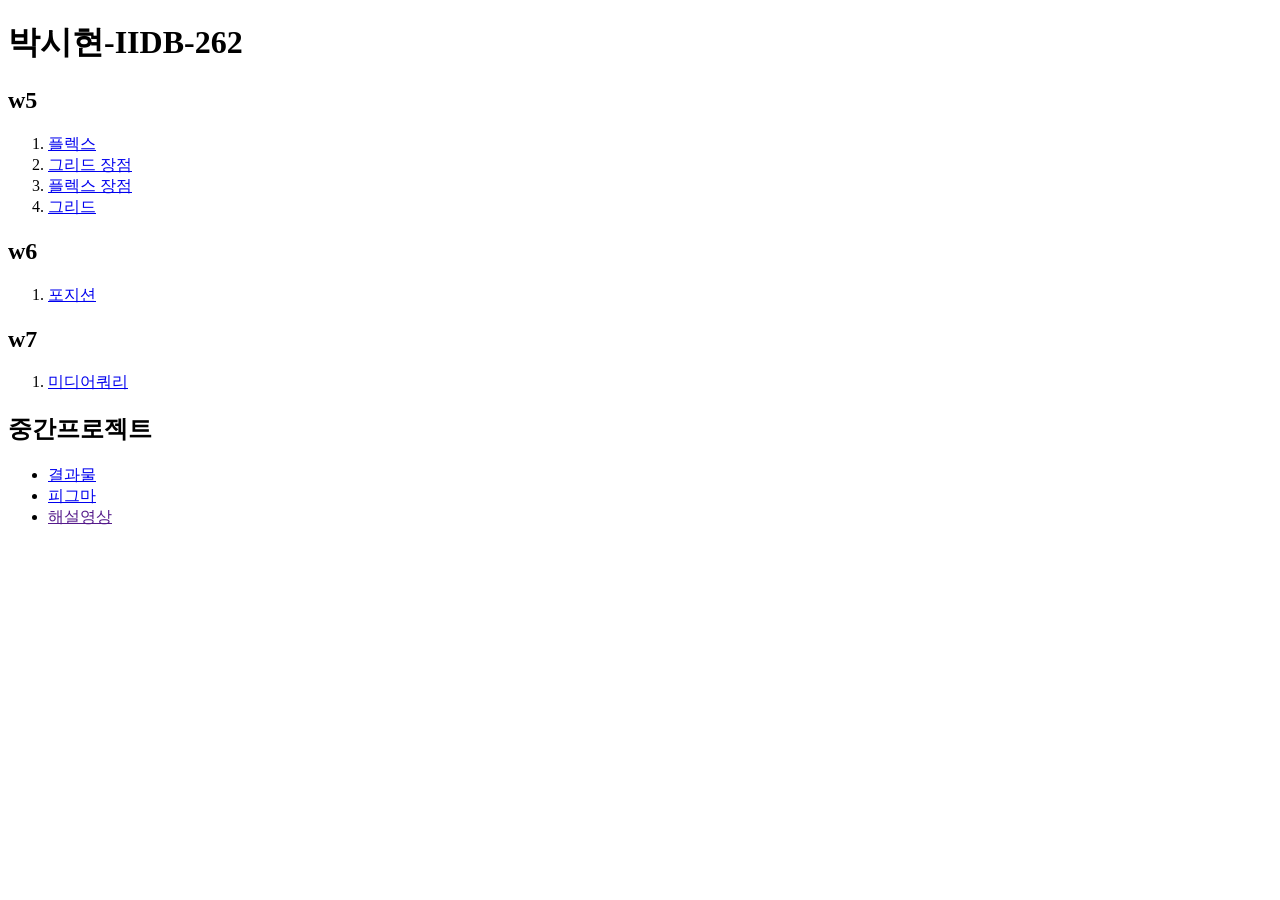
<file: index.html>
<!doctype html>
<html lang="ko">
  <head>
    <meta charset="UTF-8" />
    <meta name="viewport" content="width=device-width, initial-scale=1.0" />
    <title>박시현-IIDB-262</title>
  </head>
  <body>
    <h1>박시현-IIDB-262</h1>
    <h2>w5</h2>
    <ol>
      <li>
        <a href="./src/w5/code1/index.html">플렉스</a>
      </li>
      <li>
        <a href="./src/w5/code2/index.html">그리드 장점</a>
      </li>
      <li>
        <a href="./src/w5/code3/index.html">플렉스 장점</a>
      </li>
      <li>
        <a href="./src/w5/code4/index.html">그리드</a>
      </li>
    </ol>
    <h2>w6</h2>
    <ol>
      <li>
        <a href="./src/w6/code1/index.html">포지션</a>
      </li>
    </ol>
    <h2>w7</h2>
    <ol>
      <li>
        <a href="./src/w7/code1/index.html">미디어쿼리</a>
      </li>
    </ol>
    <h2>중간프로젝트</h2>
    <ul>
      <li><a href="./src/mid/index.html">결과물</a></li>
      <li>
        <a
          href="https://www.figma.com/design/ODWlAp4oT8xY3XxxLWX8gp/%EC%A0%95%EB%B3%B4%EC%A4%91%EA%B0%84%EA%B3%BC%EC%A0%9C?node-id=0-1&t=dIyHZPtLGkKGGuVq-1"
          >피그마</a
        >
      </li>
      <li><a href="">해설영상</a></li>
    </ul>
  </body>
</html>
</file>
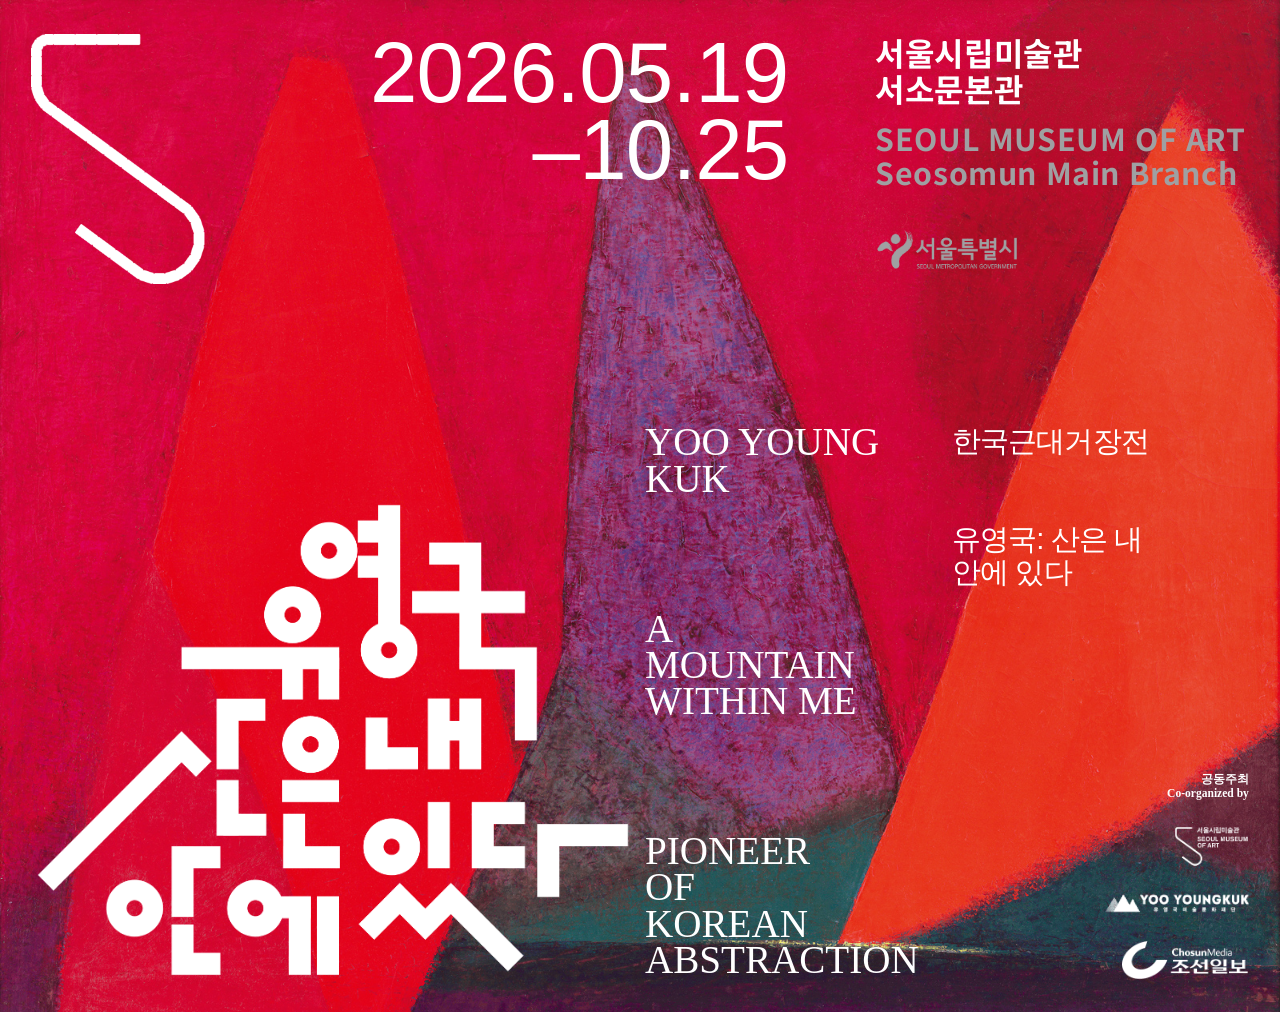
<file: src/mid/index.html>
<!doctype html>
<html lang="ko">
  <head>
    <meta charset="UTF-8" />
    <meta name="viewport" content="width=device-width, initial-scale=1.0" />
    <title>Document</title>
    <link rel="stylesheet" href="./style.css" />
    <!-- Noto Sans KR -->
    <link
      href="https://fonts.googleapis.com/css2?family=Noto+Sans+KR:wght@400;500;700&display=swap"
      rel="stylesheet"
    />
  </head>
  <body>
    <div id="poster">
      <div class="grid">
        <!-- 그림 -->
        <img id="artsize" src="./assets/art.jpg" alt="" />

        <!-- 로고+제목 -->
        <img id="logo" src="./assets/museum_logo.png" alt="" />
        <img id="title" src="./assets/title.png" alt="" />

        <!-- 날짜+장소+서울로고 -->
        <h1 class="date">2026.<wbr />05.<wbr />19<br />–10.25</h1>
        <div class="wrap1">
          <h2 class="place kr">
            서울시립미술관<br />
            서소문본관
          </h2>
          <h2 class="place en">SEOUL MUSEUM OF ART Seosomun Main Branch</h2>
          <img class="seoulsize" src="./assets/seoul_logo.png" alt="" />
        </div>

        <!-- 영어글자 -->
        <div class="wrap2">
          <p class="text first">YOO YOUNG KUK</p>
          <p class="text second">A MOUNTAIN WITHIN ME</p>
          <p class="text">PIONEER<br />OF<br />KOREAN ABSTRACTION</p>
        </div>

        <!-- 한글글자 -->
        <div class="wrap3">
          <p class="text">한국근대거장전</p>
          <p class="text">유영국: 산은 내 안에 있다</p>
        </div>

        <!-- 세부정보 -->
        <div class="wrap4">
          <div class="wrap4-1 first">
            <p class="text">공동주최<br />Co-organized by</p>
            <div class="wrap4-2 first">
              <img class="img1" src="./assets/seoul_museum.png" alt="" />
              <img class="img2" src="./assets/YooYoungKuk.png" alt="" />
              <img class="img3" src="./assets/ChosunMedia.png" alt="" />
            </div>
          </div>
        </div>
      </div>
    </div>
  </body>
</html>
</file>
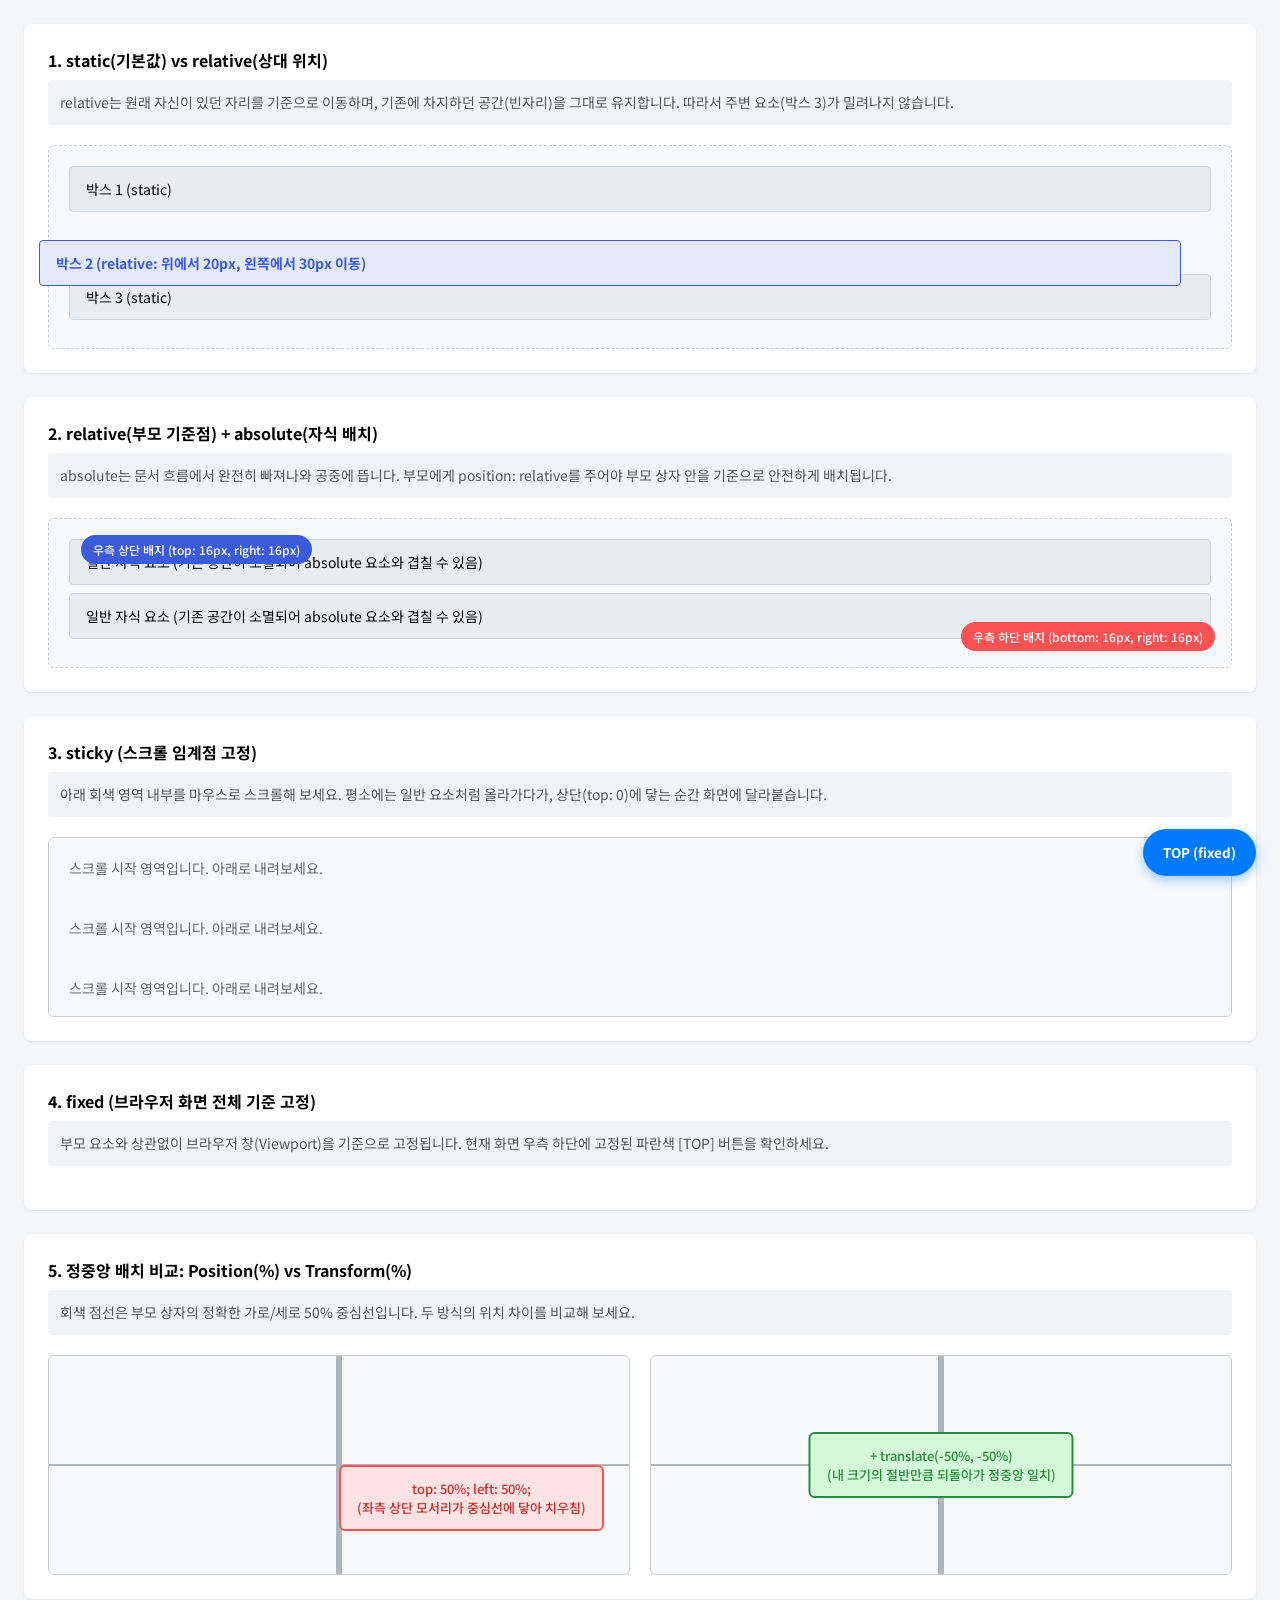
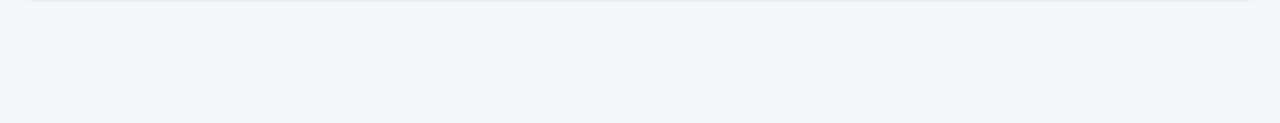
<file: src/w6/code1/index.html>
<!doctype html>
<html lang="en">
  <head>
    <meta charset="UTF-8" />
    <link rel="stylesheet" href="./style.css" />
    <meta name="viewport" content="width=device-width, initial-scale=1.0" />
    <title>Pen</title>
    <!-- Noto Sans KR 폰트 -->
    <link
      href="https://fonts.googleapis.com/css2?family=Noto+Sans+KR:wght@400;500;700&display=swap"
      rel="stylesheet"
    />
  </head>
  <body>
    <!-- 1. static vs relative -->
    <div class="box">
      <h3 class="title">1. static(기본값) vs relative(상대 위치)</h3>
      <p class="desc">
        relative는 원래 자신이 있던 자리를 기준으로 이동하며, 기존에 차지하던
        공간(빈자리)을 그대로 유지합니다. 따라서 주변 요소(박스 3)가 밀려나지
        않습니다.
      </p>

      <div class="demo-stage">
        <div class="item">박스 1 (static)</div>
        <div class="item pos-relative">
          박스 2 (relative: 위에서 20px, 왼쪽에서 30px 이동)
        </div>
        <div class="item" style="position: relative">박스 3 (static)</div>
      </div>
    </div>

    <!-- 2. relative(부모 기준점) + absolute(절대 위치) -->
    <div class="box" style="position: relative">
      <h3 class="title">2. relative(부모 기준점) + absolute(자식 배치)</h3>
      <p class="desc">
        absolute는 문서 흐름에서 완전히 빠져나와 공중에 뜹니다. 부모에게
        position: relative를 주어야 부모 상자 안을 기준으로 안전하게 배치됩니다.
      </p>

      <div class="demo-stage parent-relative">
        <div class="item">
          일반 자식 요소 (기존 공간이 소멸되어 absolute 요소와 겹칠 수 있음)
        </div>
        <div class="badge pos-absolute-top">
          우측 상단 배지 (top: 16px, right: 16px)
        </div>
        <div class="badge pos-absolute-bottom">
          우측 하단 배지 (bottom: 16px, right: 16px)
        </div>
        <div class="item">
          일반 자식 요소 (기존 공간이 소멸되어 absolute 요소와 겹칠 수 있음)
        </div>
      </div>
    </div>

    <!-- 3. sticky (스크롤 반응형 고정) -->
    <div class="box">
      <h3 class="title">3. sticky (스크롤 임계점 고정)</h3>
      <p class="desc">
        아래 회색 영역 내부를 마우스로 스크롤해 보세요. 평소에는 일반 요소처럼
        올라가다가, 상단(top: 0)에 닿는 순간 화면에 달라붙습니다.
      </p>

      <div class="scroll-container">
        <div class="scroll-text">
          스크롤 시작 영역입니다. 아래로 내려보세요.
        </div>
        <div class="scroll-text">
          스크롤 시작 영역입니다. 아래로 내려보세요.
        </div>
        <div class="scroll-text">
          스크롤 시작 영역입니다. 아래로 내려보세요.
        </div>
        <div class="scroll-text">
          스크롤 시작 영역입니다. 아래로 내려보세요.
        </div>
        <div class="scroll-text">
          스크롤 시작 영역입니다. 아래로 내려보세요.
        </div>
        <div class="sticky-bar">📌 Sticky 헤더 (top: 0에 도달하면 고정됨)</div>
        <div class="scroll-content">
          <p>Lorem ipsum dolor sit amet.</p>
          <p>Est nulla doloremque fugiat laudantium.</p>
          <p>Enim in quod id iusto!</p>
          <p>Eos earum dolorem labore voluptatum?</p>
          <p>Eligendi ullam labore harum nobis?</p>
          <p>Rerum consequatur tenetur ipsum earum?</p>
          <p>Iure ducimus maiores voluptate repellendus ipsam.</p>
          <p>Temporibus voluptatibus consequuntur optio similique!</p>
          <p>Ea expedita dolores totam esse vero consequatur.</p>
          <p>
            Enim quae praesentium vitae ratione necessitatibus officiis libero
            reiciendis?
          </p>
        </div>
      </div>
    </div>

    <!-- 4. fixed (뷰포트 고정) -->
    <div class="box">
      <h3 class="title">4. fixed (브라우저 화면 전체 기준 고정)</h3>
      <p class="desc">
        부모 요소와 상관없이 브라우저 창(Viewport)을 기준으로 고정됩니다. 현재
        화면 우측 하단에 고정된 파란색 [TOP] 버튼을 확인하세요.
      </p>

      <!-- 코드 위치는 이 섹션 안에 있지만, 화면 우측 하단에 고정되어 표시됨 -->
      <button class="fixed-btn">TOP (fixed)</button>
    </div>

    <!-- 5. 퍼센트(%) 기준점 차이: Position vs Transform -->
    <div class="box">
      <h3 class="title">5. 정중앙 배치 비교: Position(%) vs Transform(%)</h3>
      <p class="desc">
        회색 점선은 부모 상자의 정확한 가로/세로 50% 중심선입니다. 두 방식의
        위치 차이를 비교해 보세요.
      </p>

      <div class="compare-grid">
        <!-- 5-1. top/left만 쓴 경우 -->
        <div class="center-stage">
          <div class="target only-pos">
            top: 50%; left: 50%;
            <br />
            (좌측 상단 모서리가 중심선에 닿아 치우침)
          </div>
        </div>

        <!-- 5-2. transform까지 함께 쓴 경우 -->
        <div class="center-stage">
          <div class="target with-transform">
            + translate(-50%, -50%)
            <br />
            (내 크기의 절반만큼 되돌아가 정중앙 일치)
          </div>
        </div>
      </div>
    </div>
  </body>
</html>
</file>
<file: src/mid/style.css>
*,
*::before,
*::after {
  box-sizing: border-box;
  margin: 0;
  padding: 0;
  font-family: "Noto Sans KR", sans-serif;
}

body {
  background-color: #fff;
  color: #fff;
}

/* Desktop (1440 x 1024)*/
#poster {
  width: 100%;
  position: relative;
  background-image: url("./assets/art.jpg");
  background-size: cover;
  margin-inline: auto;
  background-repeat: no-repeat;
}

.grid {
  display: grid;

  width: 95.1389%;
  margin-inline: auto;
  padding-block: min(2.638889vw, 38px);

  grid-template-columns: repeat(16, minmax(0, 1fr));
  grid-template-rows: repeat(22, minmax(0, 1fr));
  gap: 10px;
}

#artsize {
  display: none;
}

/* 로고+제목 */
#logo {
  grid-column: 1 / span 3;
  grid-row: 1 / span 6;
  justify-self: start;
  align-self: start;
  width: 100%;
  height: auto;
  max-width: 174px;
  object-fit: contain;
}

#title {
  grid-column: 1 / span 8;
  grid-row: span 13 / -1;
  justify-self: start;
  align-self: end;
  width: 100%;
  height: auto;
  max-width: 681px;
  object-fit: contain;
}

/* 날짜+장소+서울로고 */
.date {
  min-width: 0;
  font-family: "HelveticaNeue", sans-serif;
  text-align: right;
  font-size: 6.6667vw;
  font-style: normal;
  font-weight: 400;
  line-height: 91%; /* 87.36px */
  letter-spacing: -0.01em;

  grid-column: 5 / 11;
  grid-row: 1 / span 4;
}

.wrap1 {
  display: contents;
}

.place {
  font-family: "Noto Sans KR";
  font-size: 2.5vw;
  font-style: normal;
  font-weight: 700;
  line-height: 114%; /* 41.04px */
  letter-spacing: 0.02em;
}

.kr {
  grid-column: 12 / span 3;
  grid-row: 1 / span 2;
}

.en {
  color: #9fa0a2;

  font-size: 2.3611vw;
  grid-column: 12 / -1;
  grid-row: 3 / span 2;
}

.seoulsize {
  grid-column: 12 / span 2;
  grid-row: 5 / span 2;
  justify-self: start;
  align-self: end;
  width: 100%;
  height: auto;
  max-width: 162px;
  object-fit: contain;
}

.wrap2 {
  grid-column: 9 / span 4;
  grid-row: span 13 / -1;
  display: flex;
  flex-direction: column;
  justify-content: space-between;
}

.wrap2 .text {
  font-family: "Helvetica Neue";
  font-size: 3.0556vw;
  font-style: normal;
  font-weight: 500;
  line-height: 93%; /* 40.92px */
}

.wrap2 .text.first {
  max-width: 249px;
}

.wrap2 .text.second {
  max-width: 232px;
}

.wrap3 {
  grid-column: 13 / span 3;
  grid-row: 10 / span 4;
  display: flex;
  flex-direction: column;
  justify-content: space-between;
}

.wrap3 .text {
  font-family: "Yoon Gothic 700", sans-serif;
  font-size: 2.2917vw;
  font-style: normal;
  font-weight: 500;
  letter-spacing: -0.03em;
  line-height: 113%; /* 37.29px */
}
.wrap4 {
  display: contents;
}

.wrap4-1 {
  grid-column: -3 / -1;
  grid-row: -6 / -1;
  width: 100%;
  justify-self: end;
  align-self: stretch;

  display: flex;
  flex-direction: column;
  justify-content: space-between;
  gap: 26px;
}

.wrap4-1 .text {
  text-align: right;
  font-family: "Yoon Gothic 700";
  font-size: 0.9028vw;
  font-style: normal;
  font-weight: 700;
  line-height: 126%; /* 16.38px */
}

.wrap4-2 {
  display: flex;
  flex-direction: column;
  justify-content: space-between;
  flex: 1;
  min-width: 0;
  min-height: 0;
}

.wrap4-2 img {
  display: block;
  width: 100%;
  height: auto;
  align-self: flex-end;
  object-fit: contain;
}

.img1 {
  max-width: 74px;
  aspect-ratio: 74/39;
}

.img2 {
  max-width: 162px;
  aspect-ratio: 93/22;
}

.img3 {
  max-width: 128px;
  aspect-ratio: 64/19;
}

@media (min-width: 1440px) {
  .date {
    font-size: 96px;
  }
  .place {
    font-size: 36px;
  }
  .en {
    font-size: 34px;
  }
  .wrap2 .text {
    font-size: 44px;
  }
  .wrap3 .text {
    font-size: 33px;
  }
  .wrap4-1 .text {
    font-size: 13px;
  }
}

/* Tablet — Figma 768 × 1024 */
@media (max-width: 900px) {
  #poster {
    width: 100%;
    aspect-ratio: 768 / 1024;
    background: #78232e;
    overflow: hidden;
  }

  .grid {
    position: relative;
    width: 100%;
    height: 100%;
    margin: 0;
    padding: 10px;
    display: grid;
    grid-template-columns: repeat(14, minmax(0, 1fr));
    grid-template-rows: repeat(21, minmax(0, 1fr));
    gap: min(1.3021vw, 10px);
  }

  #artsize {
    display: block;
    position: absolute;
    left: 8.3%;
    top: 15.5%;
    width: 83.4%;
    height: 76%;
    object-fit: cover;
    object-position: center;
  }

  #logo {
    position: absolute;
    left: 1.2%;
    top: 1%;
    width: 13%;
    height: 15%;
    max-width: none;
    object-fit: contain;
    object-position: top left;
  }

  .date {
    position: absolute;
    top: 1.1%;
    right: 36.5%;
    width: 34%;
    font-size: 4.1vw;
    line-height: 0.93;
    letter-spacing: -0.025em;
    text-align: right;
  }

  .wrap1,
  .wrap4 {
    display: contents;
  }

  .place {
    position: absolute;
    right: 1.5%;
    width: 27%;
    font-size: 1.5vw;
    line-height: 1.15;
    letter-spacing: 0;
    text-align: left;
  }
  .kr {
    top: 1.4%;
    right: 10px;
    width: max-content;
    white-space: nowrap;
  }
  .en {
    top: 6.2%;
    color: #9fa0a2;
    font-size: 1.45vw;
  }
  .place.en,
  .wrap4-1.first {
    display: none;
  }
  .seoulsize {
    position: absolute;
    top: 11.3%;
    right: 15%;
    width: 12%;
    height: auto;
    max-width: none;
  }

  .wrap2 {
    position: absolute;
    left: 1.2%;
    top: 26.5%;
    width: 13%;
    height: 31%;
    display: flex;
    flex-direction: column;
    justify-content: space-between;
    gap: 1em;
  }
  .wrap2 .text {
    font-size: 1.8vw;
    line-height: 1.05;
    overflow-wrap: normal;
  }
  .wrap2 .text.first,
  .wrap2 .text.second {
    max-width: none;
  }

  .wrap3 {
    position: absolute;
    top: 20%;
    right: 10px;
    width: 11%;
    height: 31%;
    display: flex;
    flex-direction: row-reverse;
    justify-content: space-between;
    gap: 6px;
  }
  .wrap3 .text {
    font-size: 1.8vw;
    line-height: 1.1;
    writing-mode: vertical-rl;
    white-space: nowrap;
  }

  #title {
    position: absolute;
    left: 10%;
    bottom: 1.8%;
    width: 73%;
    height: auto;
    max-width: none;
    z-index: 2;
  }

  .wrap4-1 {
    position: absolute;
    right: 1.2%;
    width: 11%;
    height: 10%;
    display: flex;
    flex-direction: column;
    justify-content: space-between;
    align-items: flex-end;
    gap: 3px;
  }
  .wrap4-1.first {
    bottom: 16%;
  }
  .wrap4-1.second {
    bottom: 7%;
    display: flex;
  }
  .wrap4-1.third {
    bottom: 1%;
    height: 5.5%;
    display: flex;
  }
  .wrap4-1 p,
  .wrap4-1 .text {
    font-size: 0.9vw;
    line-height: 1.25;
    text-align: right;
  }
  .wrap4-2 {
    width: 100%;
    flex: 1;
    display: flex;
    flex-direction: column;
    justify-content: space-around;
    align-items: flex-end;
    gap: 2px;
  }
  .wrap4-2 img {
    width: auto;
    max-width: 100%;
    max-height: 32%;
    height: auto;
    object-fit: contain;
  }
  .wrap4-2.second img,
  .wrap4-2.third img {
    max-height: 45%;
  }
}

/* Mobile — Figma 375 × 812: 375px에서 최대 크기 */
@media (max-width: 480px) {
  #poster {
    width: 100%;
    aspect-ratio: 375 / 812;
    background: #78232e;
    overflow: hidden;
  }

  .grid {
    position: relative;
    display: grid;
    width: 100%;
    height: 100%;
    margin: 0;
    padding: 10px;
    grid-template-columns: repeat(12, minmax(0, 1fr));
    grid-template-rows: repeat(32, minmax(0, 1fr));
    gap: min(2.6667vw, 10px);
  }

  #artsize {
    display: block;
    position: absolute;
    left: 8%;
    top: 29.5%;
    width: 84%;
    height: 42%;
    object-fit: cover;
    object-position: center;
  }

  #logo {
    position: absolute;
    left: 2%;
    top: 1.5%;
    width: 22%;
    height: 14%;
    max-width: none;
    object-fit: contain;
    object-position: top left;
  }

  .date {
    position: absolute;
    top: 1.5%;
    right: 40%;
    width: 45%;
    font-size: 5.6vw;
    line-height: 1.25;
    letter-spacing: -0.025em;
    text-align: right;
    white-space: nowrap;
  }

  .wrap1,
  .wrap4 {
    display: contents;
  }
  .place {
    position: absolute;
    right: 2%;
    width: 46%;
    font-size: 2.9333vw;
    line-height: 1.2;
    letter-spacing: 0;
    text-align: right;
  }
  .kr {
    top: 11%;
    right: 10px;
    width: max-content;
    white-space: nowrap;
  }
  .en {
    top: 17%;
    color: #9fa0a2;
    font-size: 2.9333vw;
  }
  .place.en,
  .wrap4-1.first {
    display: none;
  }
  .seoulsize {
    display: none;
  }

  .wrap2 {
    position: absolute;
    left: 1.5%;
    top: 40%;
    width: 25%;
    height: 24%;
    display: flex;
    flex-direction: column;
    justify-content: space-between;
    gap: 0;
    z-index: 2;
  }
  .wrap2 .text {
    font-family: "Helvetica Neue", sans-serif;
    font-size: 3.7333vw;
    font-weight: 500;
    line-height: 1.06;
    letter-spacing: -0.02em;
    overflow-wrap: normal;
  }
  .wrap2 .text.first,
  .wrap2 .text.second {
    max-width: none;
  }

  .wrap3 {
    position: absolute;
    top: 32%;
    right: 10px;
    width: 16%;
    height: 26%;
    display: flex;
    flex-direction: row-reverse;
    justify-content: space-between;
    gap: min(2.1333vw, 8px);
    z-index: 2;
  }
  .wrap3 .text {
    font-family: "Yoon Gothic 700", sans-serif;
    font-size: 3.7333vw;
    font-weight: 500;
    line-height: 1.06;
    letter-spacing: -0.03em;
    writing-mode: vertical-rl;
    white-space: nowrap;
  }

  #title {
    position: absolute;
    left: 11%;
    bottom: 14%;
    width: 67%;
    height: auto;
    max-width: none;
    object-fit: contain;
    z-index: 3;
  }

  .wrap4-1 {
    position: absolute;
    bottom: 2%;
    width: 29%;
    height: 8%;
    display: flex;
    flex-direction: column;
    justify-content: space-between;
    align-items: center;
    gap: min(1.3333vw, 5px);
  }
  .wrap4-1.first {
    left: 3%;
    right: auto;
    bottom: 2%;
    height: 8%;
  }
  .wrap4-1.second {
    display: flex;
    left: 35.5%;
    right: auto;
    bottom: 2%;
    height: 8%;
  }
  .wrap4-1.third {
    display: flex;
    left: 68%;
    right: auto;
    bottom: 2%;
    height: 8%;
  }
  .wrap4-1 p,
  .wrap4-1 .text {
    font-size: 1.6vw;
    line-height: 1.2;
    text-align: center;
    white-space: nowrap;
  }
  .wrap4-2 {
    display: flex;
    flex-direction: column;
    justify-content: space-around;
    align-items: center;
    width: 100%;
    min-width: 0;
    min-height: 0;
    flex: 1;
    gap: min(0.8vw, 3px);
  }
  .wrap4-2 img {
    display: block;
    width: auto;
    max-width: 100%;
    max-height: 30%;
    height: auto;
    object-fit: contain;
    align-self: center;
  }
  .wrap4-2.second img,
  .wrap4-2.third img {
    max-height: 45%;
  }
  .img1,
  .img2,
  .img3 {
    max-width: 100%;
  }
}
</file>
<file: src/w6/code1/style.css>
/* =========================================
   공통 세팅 및 재활용 스타일
   ========================================= */
* {
  box-sizing: border-box;
  margin: 0;
  padding: 0;
  font-family: "Noto Sans KR", sans-serif;
}

body {
  padding: 24px;
  padding-bottom: 100px; /* 하단 fixed 버튼 여백 확보 */
  background-color: #f5f6f8;
}

.box {
  background-color: #fff;
  padding: 24px;
  margin-bottom: 24px;
  border-radius: 8px;
  box-shadow: 0 1px 3px rgba(0, 0, 0, 0.1);
}

.title {
  font-size: 16px;
  margin-bottom: 8px;
}

.desc {
  font-size: 14px;
  color: #555;
  margin-bottom: 20px;
  background-color: #f1f3f5;
  padding: 12px;
  border-radius: 4px;
  line-height: 1.5;
}

/* 실습용 무대 및 기본 블록 */
.demo-stage {
  background-color: #f8f9fa;
  border: 1px dashed #ccc;
  padding: 20px;
  border-radius: 6px;
}

.item {
  background-color: #e9ecef;
  border: 1px solid #ced4da;
  padding: 12px 16px;
  margin-bottom: 8px;
  border-radius: 4px;
  font-size: 14px;
}

/* =========================================
   1. static vs relative
   ========================================= */
.pos-relative {
  position: relative;
  top: 20px; /* 원래 위치에서 아래로 20px 이동 */
  right: 30px; /* 원래 위치에서 오른쪽으로 30px 이동 */
  background-color: #e3e8fc;
  border-color: #3b5bdb;
  color: #3b5bdb;
  font-weight: 700;
  z-index: 1;
  /* 아래 박스와 겹칠 때 위로 올라오도록 설정 */
}

/* =========================================
   2. relative + absolute
   ========================================= */
.parent-relative {
  position: relative;
  /* 자식(absolute)이 도망가지 못하게 기준점 선언 */
  /* height: 320px; */
}

.badge {
  position: absolute; /* 문서 흐름에서 이탈 */
  background-color: #3b5bdb;
  color: #fff;
  padding: 6px 12px;
  border-radius: 20px;
  font-size: 12px;
  font-weight: 500;
}

.pos-absolute-top {
  top: 16px;
  left: 32px;
}

.pos-absolute-bottom {
  bottom: 16px;
  right: 16px;
  background-color: #fa5252;
}

/* =========================================
   3. sticky (스크롤 고정)
   ========================================= */
.scroll-container {
  height: 180px; /* 부모가 더 커야하기에 고정해야한다. */
  overflow-y: auto; /* 내부 스크롤 생성. 넘치면 생김*/
  border: 1px solid #ccc;
  border-radius: 6px;
  background-color: #f8f9fa;
}

.scroll-text {
  padding: 20px;
  font-size: 14px;
  color: #666;
}

.sticky-bar {
  position: sticky;
  top: 10px; /* 스크롤 시 컨테이너 최상단(0px)에 닿으면 달라붙음 */
  background-color: #212529;
  color: #ffc107;
  padding: 12px 20px;
  font-weight: 700;
  font-size: 14px;
}

.scroll-content p {
  padding: 20px;
  border-bottom: 1px solid #eee;
  font-size: 14px;
}

/* =========================================
   4. fixed (뷰포트 고정)
   ========================================= */
.fixed-btn {
  position: fixed;
  bottom: 24px; /* 브라우저 창 하단에서 24px */
  right: 24px; /* 브라우저 창 우측에서 24px */
  background-color: #007aff;
  color: #fff;
  border: none;
  padding: 14px 20px;
  border-radius: 30px;
  font-weight: 700;
  box-shadow: 0 4px 12px rgba(0, 122, 255, 0.4);
  cursor: pointer;
  z-index: 100;
}

/* =========================================
   5. 퍼센트(%) 기준점 차이 (정중앙 배치)
   ========================================= */
.compare-grid {
  display: grid;
  grid-template-columns: 1fr 1fr;
  gap: 20px;
}

.center-stage {
  position: relative; /* 자식(absolute)의 기준점 */
  height: 220px;
  background-color: #f8f9fa;
  border: 1px solid #ccc;
  border-radius: 6px;
  /* 정중앙을 눈으로 확인하기 위한 십자가 가이드선 배경 */
  background-image:
    linear-gradient(
      to right,
      transparent 49.5%,
      #adb5bd 49.5%,
      #adb5bd 50.5%,
      transparent 50.5%
    ),
    linear-gradient(
      to bottom,
      transparent 49.5%,
      #adb5bd 49.5%,
      #adb5bd 50.5%,
      transparent 50.5%
    );
}

.target {
  position: absolute;
  padding: 12px 16px;
  border-radius: 6px;
  font-size: 13px;
  font-weight: 500;
  text-align: center;
  white-space: nowrap;
}

/* 5-1. 부모 크기의 50%만 이동한 경우 (치우침) */
.only-pos {
  top: 50%;
  left: 50%;
  background-color: #ffe3e3;
  border: 2px solid #fa5252;
  color: #c92a2a;
}

/* 5-2. 자기 크기의 50%만큼 역방향 이동을 추가한 경우 (정중앙) */
.with-transform {
  top: 50%;
  left: 50%;
  transform: translate(
    -50%,
    -50%
  ); /* 핵심: 자기 자신 크기의 절반만큼 뒤로 당김 */
  background-color: #d3f9d8;
  border: 2px solid #2b8a3e;
  color: #2b8a3e;
}
</file>
